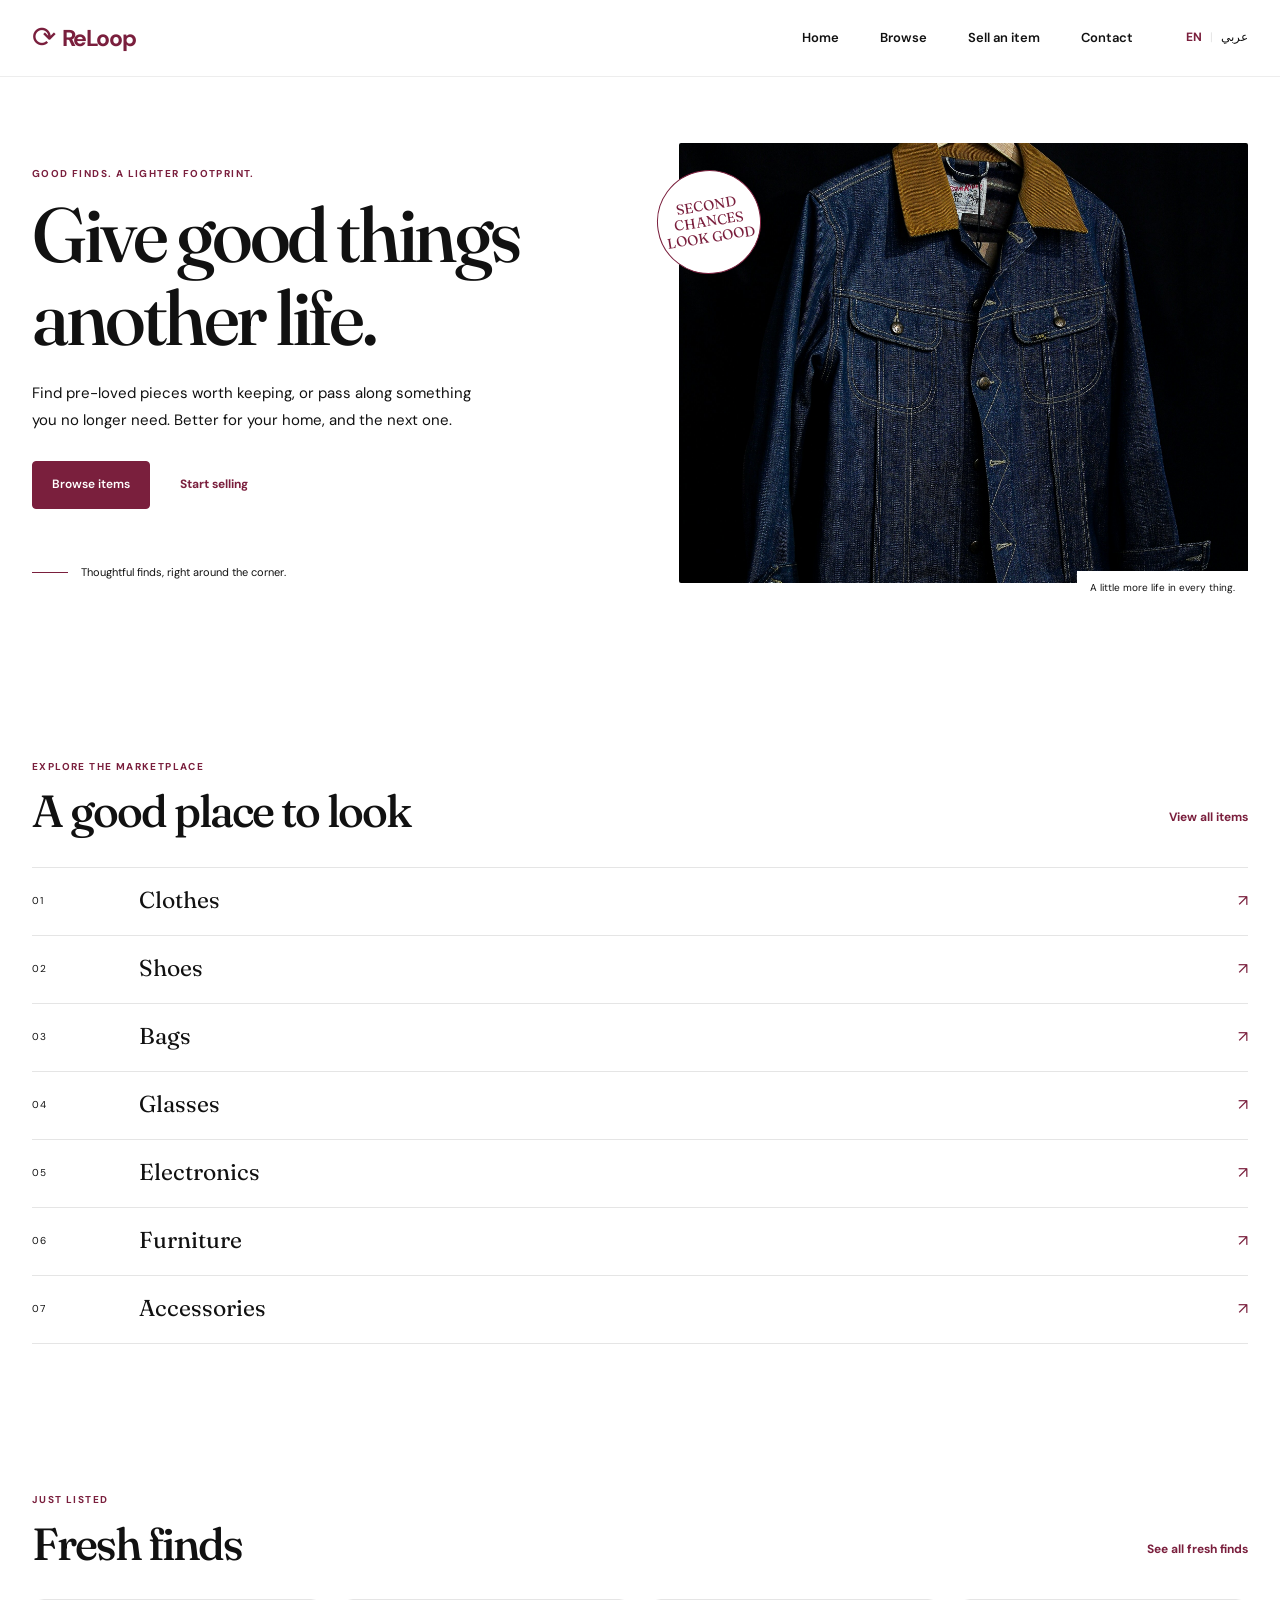
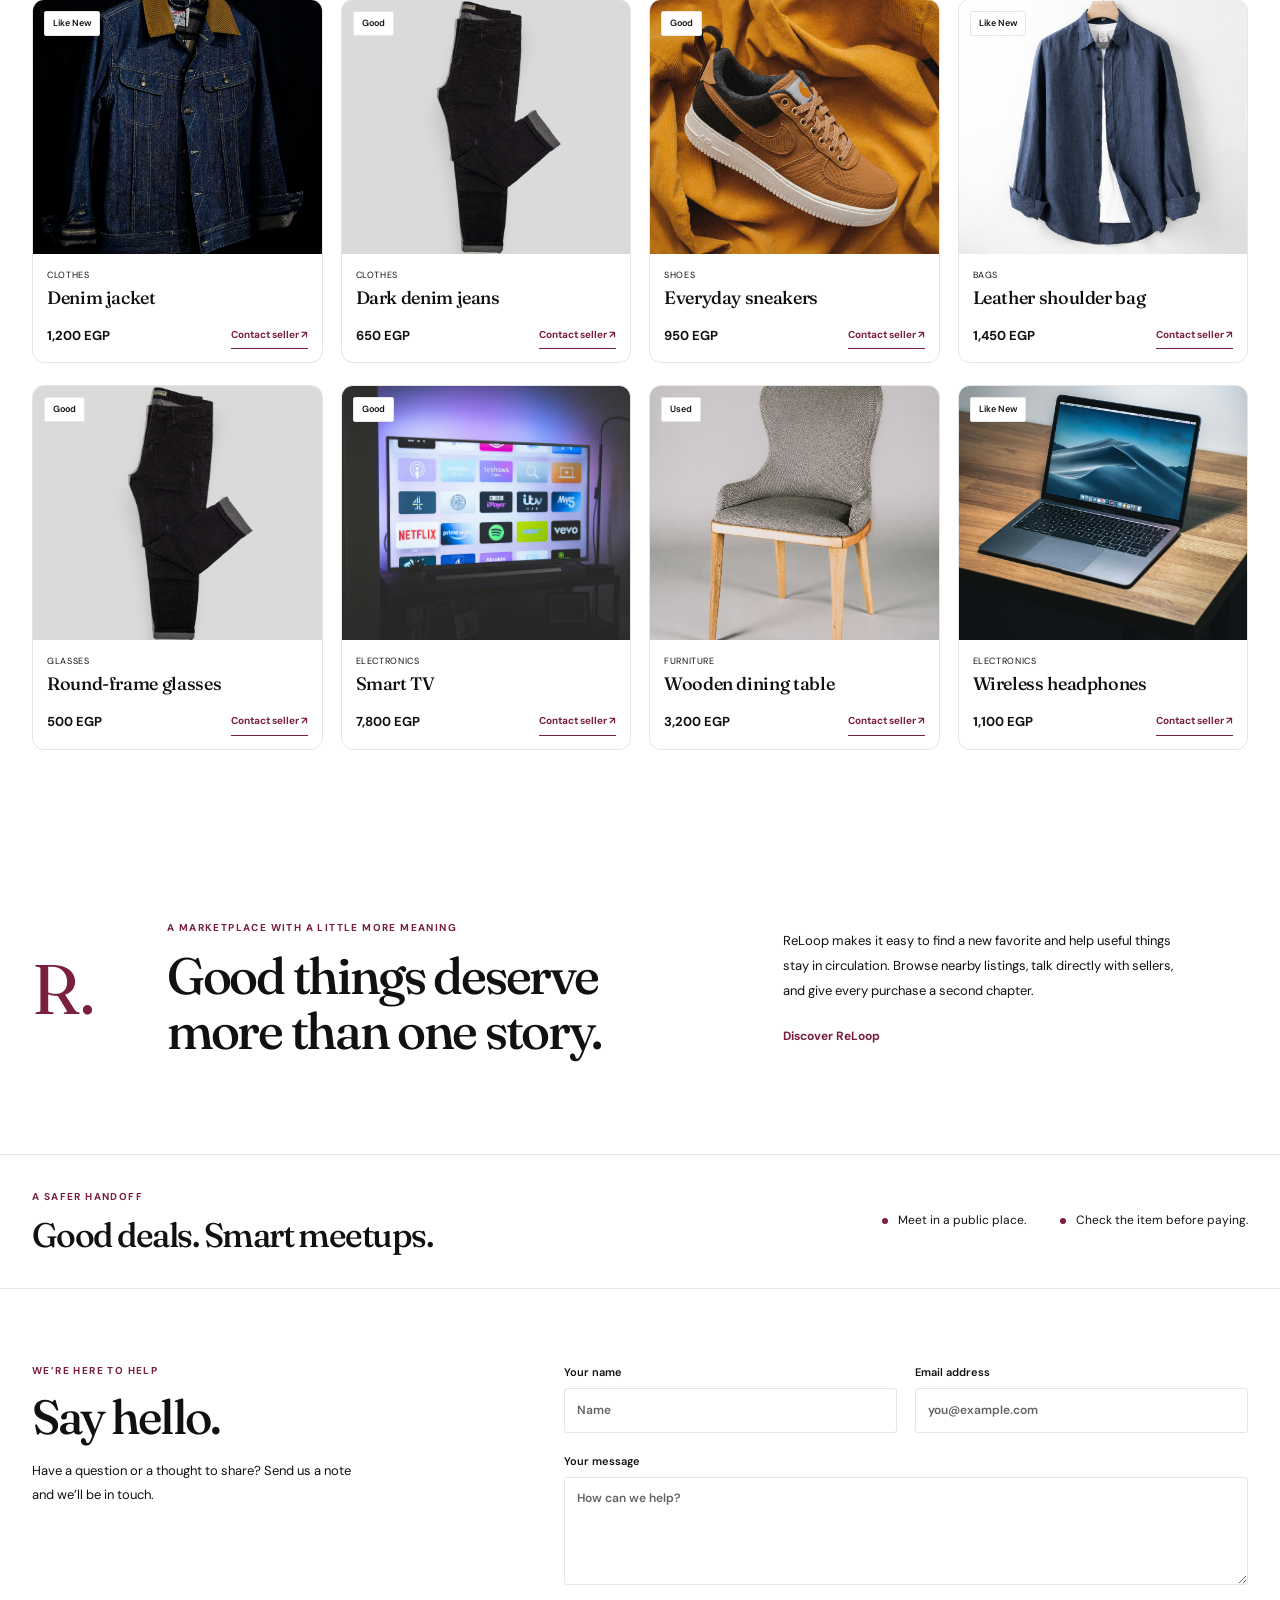
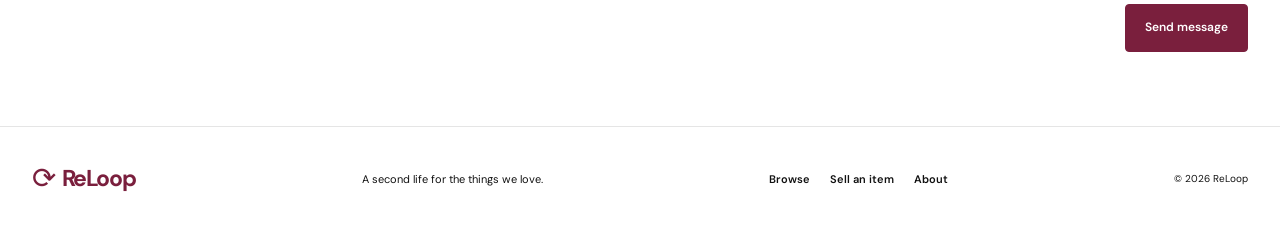
<file: index.html>
<!doctype html>
<html lang="en" dir="ltr">
<head>
  <meta charset="utf-8">
  <meta name="viewport" content="width=device-width, initial-scale=1">
  <meta name="description" content="Give good things another life with ReLoop, your neighborhood second-hand marketplace.">
  <title>ReLoop — Find your next favorite</title>
  <link rel="preconnect" href="https://fonts.googleapis.com">
  <link rel="preconnect" href="https://fonts.gstatic.com" crossorigin>
  <link href="https://fonts.googleapis.com/css2?family=Cairo:wght@400;500;600;700&family=DM+Sans:wght@400;500;600;700&family=Fraunces:opsz,wght@9..144,500;9..144,600;9..144,700&display=swap" rel="stylesheet">
  <link rel="stylesheet" href="css/style.css">
  <script src="js/translations.js" defer></script>
  <script src="js/script.js" defer></script>
</head>
<body>
  <header class="site-header">
    <nav class="nav container" aria-label="Main navigation">
      <a class="brand" href="index.html" aria-label="ReLoop home"><span class="brand-mark" aria-hidden="true">⟳</span>ReLoop</a>
      <button class="menu-toggle" type="button" aria-label="Open menu" aria-expanded="false"><span></span><span></span><span></span></button>
      <div class="nav-links">
        <a href="index.html" data-i18n="navHome">Home</a>
        <a href="products.html" data-i18n="navBrowse">Browse</a>
        <a href="sell.html" data-i18n="navSell">Sell an item</a>
        <a href="#contact" data-i18n="navContact">Contact</a>
        <button class="language-toggle" type="button" aria-label="Switch language"><span>EN</span><span class="language-divider">|</span><span>عربي</span></button>
      </div>
    </nav>
  </header>
  <main>
    <section class="hero container">
      <div class="hero-copy">
        <p class="eyebrow" data-i18n="homeEyebrow">Good finds. A lighter footprint.</p>
        <h1 data-i18n="homeTitle">Give good things<br>another life.</h1>
        <p class="hero-text" data-i18n="homeDescription">Find pre-loved pieces worth keeping, or pass along something you no longer need. Better for your home, and the next one.</p>
        <div class="hero-actions">
          <a class="button button-primary" href="products.html" data-i18n="browseItems">Browse items</a>
          <a class="text-link" href="sell.html" data-i18n="startSelling">Start selling <span aria-hidden="true">↗</span></a>
        </div>
        <div class="hero-note"><span class="note-rule"></span><span data-i18n="heroNote">Thoughtful finds, right around the corner.</span></div>
      </div>
      <div class="hero-visual">
        <img src="image/caio-coelho-QRN47la37gw-unsplash.jpg" alt="A well-loved denim jacket ready for a new owner">
        <div class="hero-stamp"><span data-i18n="heroStamp">SECOND<br>CHANCES<br>LOOK GOOD</span></div>
        <p class="image-caption" data-i18n="heroCaption">A little more life in every thing.</p>
      </div>
    </section>

    <section class="section container" aria-labelledby="categories-title">
      <div class="section-heading">
        <div><p class="eyebrow" data-i18n="categoryEyebrow">Explore the marketplace</p><h2 id="categories-title" data-i18n="categoryTitle">A good place to look</h2></div>
        <a class="text-link" href="products.html" data-i18n="viewAll">View all items <span aria-hidden="true">↗</span></a>
      </div>
      <div class="category-list">
        <a class="category-tile" href="products.html?category=Clothes"><span class="category-number">01</span><span data-i18n="catClothes">Clothes</span><span class="category-arrow" aria-hidden="true">↗</span></a>
        <a class="category-tile" href="products.html?category=Shoes"><span class="category-number">02</span><span data-i18n="catShoes">Shoes</span><span class="category-arrow" aria-hidden="true">↗</span></a>
        <a class="category-tile" href="products.html?category=Bags"><span class="category-number">03</span><span data-i18n="catBags">Bags</span><span class="category-arrow" aria-hidden="true">↗</span></a>
        <a class="category-tile" href="products.html?category=Glasses"><span class="category-number">04</span><span data-i18n="catGlasses">Glasses</span><span class="category-arrow" aria-hidden="true">↗</span></a>
        <a class="category-tile" href="products.html?category=Electronics"><span class="category-number">05</span><span data-i18n="catElectronics">Electronics</span><span class="category-arrow" aria-hidden="true">↗</span></a>
        <a class="category-tile" href="products.html?category=Furniture"><span class="category-number">06</span><span data-i18n="catFurniture">Furniture</span><span class="category-arrow" aria-hidden="true">↗</span></a>
        <a class="category-tile" href="products.html?category=Accessories"><span class="category-number">07</span><span data-i18n="catAccessories">Accessories</span><span class="category-arrow" aria-hidden="true">↗</span></a>
      </div>
    </section>

    <section class="section section-soft" aria-labelledby="fresh-title">
      <div class="container">
        <div class="section-heading">
          <div><p class="eyebrow" data-i18n="freshEyebrow">Just listed</p><h2 id="fresh-title" data-i18n="freshTitle">Fresh finds</h2></div>
          <a class="text-link" href="products.html" data-i18n="seeAllFresh">See all fresh finds <span aria-hidden="true">↗</span></a>
        </div>
        <div class="product-grid product-grid-home" id="fresh-products"></div>
      </div>
    </section>

    <section class="about-section container" id="about">
      <div class="about-mark" aria-hidden="true">R.</div>
      <div class="about-copy"><p class="eyebrow" data-i18n="aboutEyebrow">A marketplace with a little more meaning</p><h2 data-i18n="aboutTitle">Good things deserve<br>more than one story.</h2></div>
      <div class="about-detail"><p data-i18n="aboutDescription">ReLoop makes it easy to find a new favorite and help useful things stay in circulation. Browse nearby listings, talk directly with sellers, and give every purchase a second chapter.</p><a class="text-link" href="products.html" data-i18n="discoverReLoop">Discover ReLoop <span aria-hidden="true">↗</span></a></div>
    </section>

    <section class="safety-section">
      <div class="container safety-inner"><div><p class="eyebrow" data-i18n="safetyEyebrow">A safer handoff</p><h2 data-i18n="safetyTitle">Good deals. Smart meetups.</h2></div><ul><li data-i18n="safetyPublic">Meet in a public place.</li><li data-i18n="safetyCheck">Check the item before paying.</li></ul></div>
    </section>

    <section class="section container contact-section" id="contact">
      <div class="contact-intro"><p class="eyebrow" data-i18n="contactEyebrow">We’re here to help</p><h2 data-i18n="contactTitle">Say hello.</h2><p data-i18n="contactDescription">Have a question or a thought to share? Send us a note and we’ll be in touch.</p></div>
      <form class="contact-form" novalidate>
        <div class="form-row"><label><span data-i18n="nameLabel">Your name</span><input name="name" type="text" autocomplete="name" required data-i18n-placeholder="namePlaceholder" placeholder="Name"></label><label><span data-i18n="emailLabel">Email address</span><input name="email" type="email" autocomplete="email" required data-i18n-placeholder="emailPlaceholder" placeholder="you@example.com"></label></div>
        <label><span data-i18n="messageLabel">Your message</span><textarea name="message" rows="4" required data-i18n-placeholder="messagePlaceholder" placeholder="How can we help?"></textarea></label>
        <div class="form-footer"><p class="form-status" role="status" aria-live="polite"></p><button class="button button-primary" type="submit" data-i18n="sendMessage">Send message <span aria-hidden="true">↗</span></button></div>
      </form>
    </section>
  </main>
  <footer class="site-footer"><div class="container footer-inner"><a class="brand" href="index.html"><span class="brand-mark" aria-hidden="true">⟳</span>ReLoop</a><p data-i18n="footerLine">A second life for the things we love.</p><div class="footer-links"><a href="products.html" data-i18n="navBrowse">Browse</a><a href="sell.html" data-i18n="navSell">Sell an item</a><a href="#about" data-i18n="navAbout">About</a></div><small>© <span class="current-year"></span> ReLoop</small></div></footer>
  <button class="back-to-top" type="button" aria-label="Back to top">↑</button>
</body>
</html>
</file>
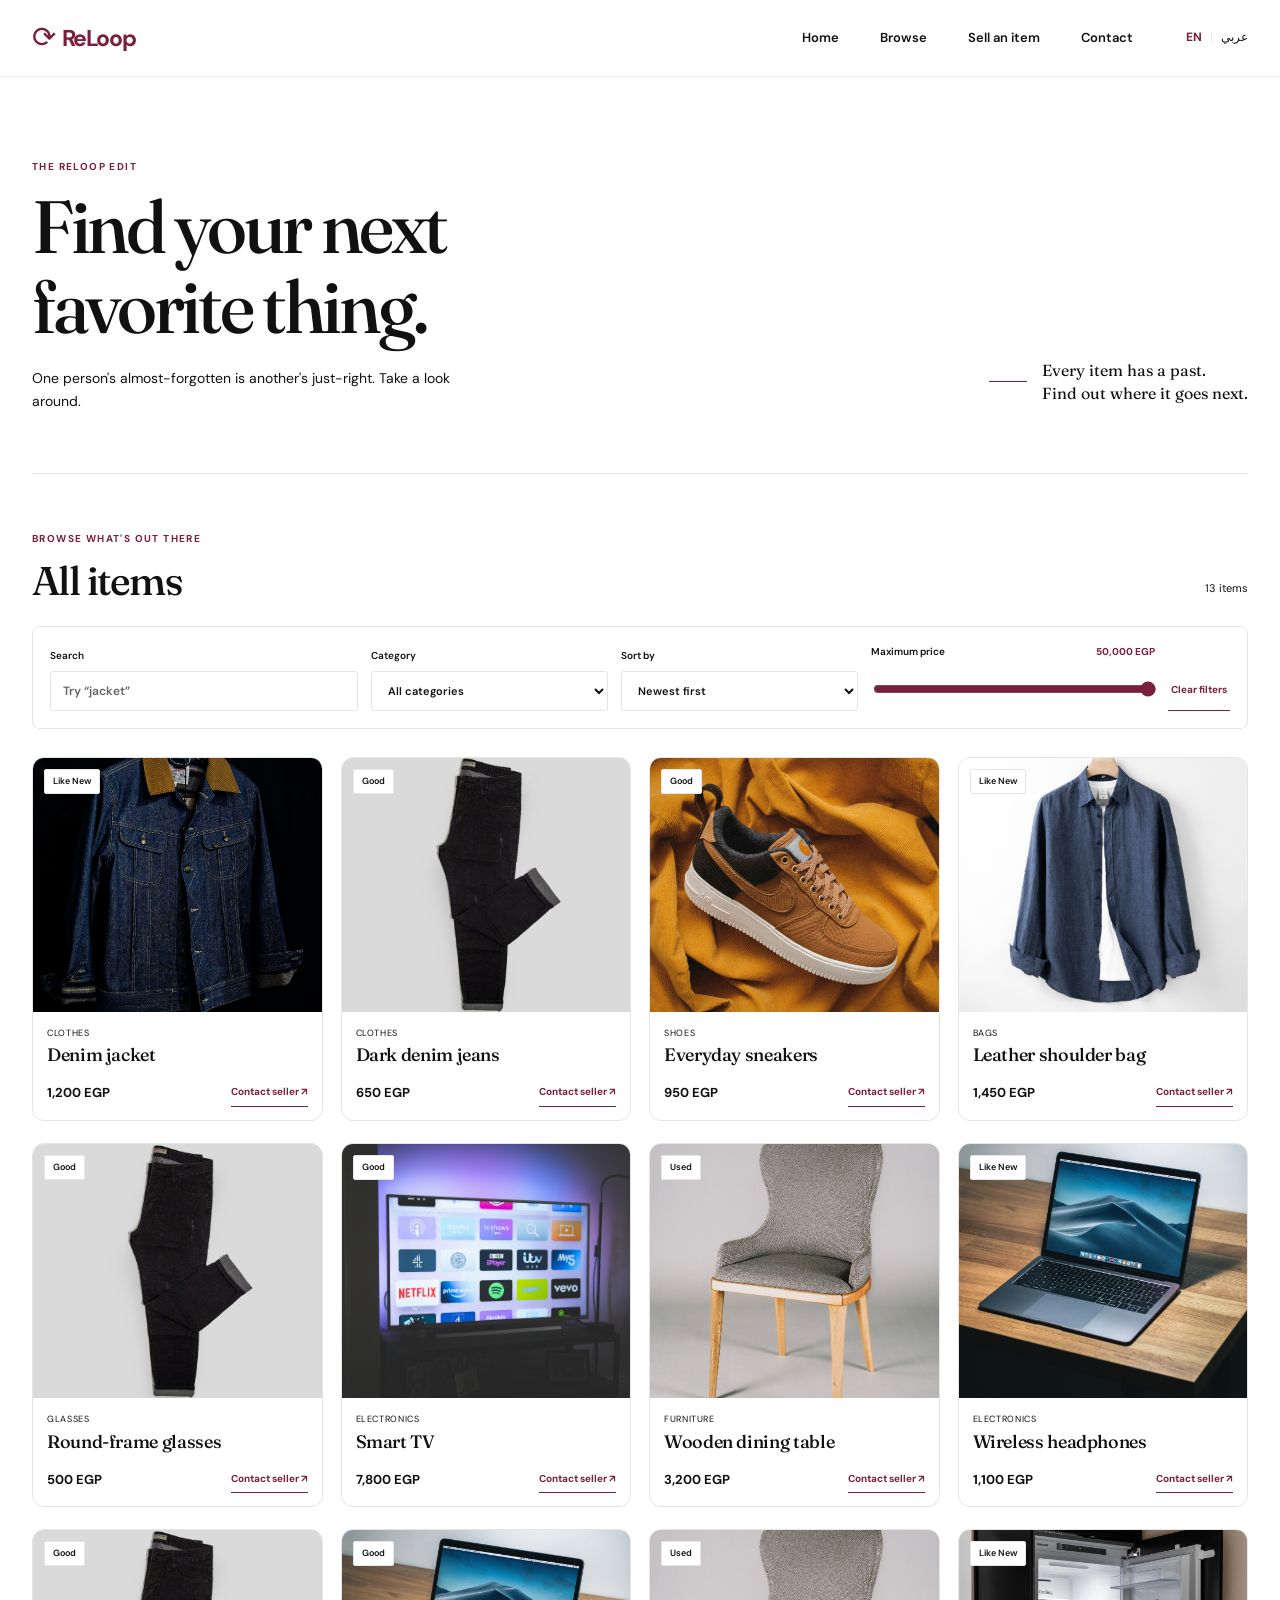
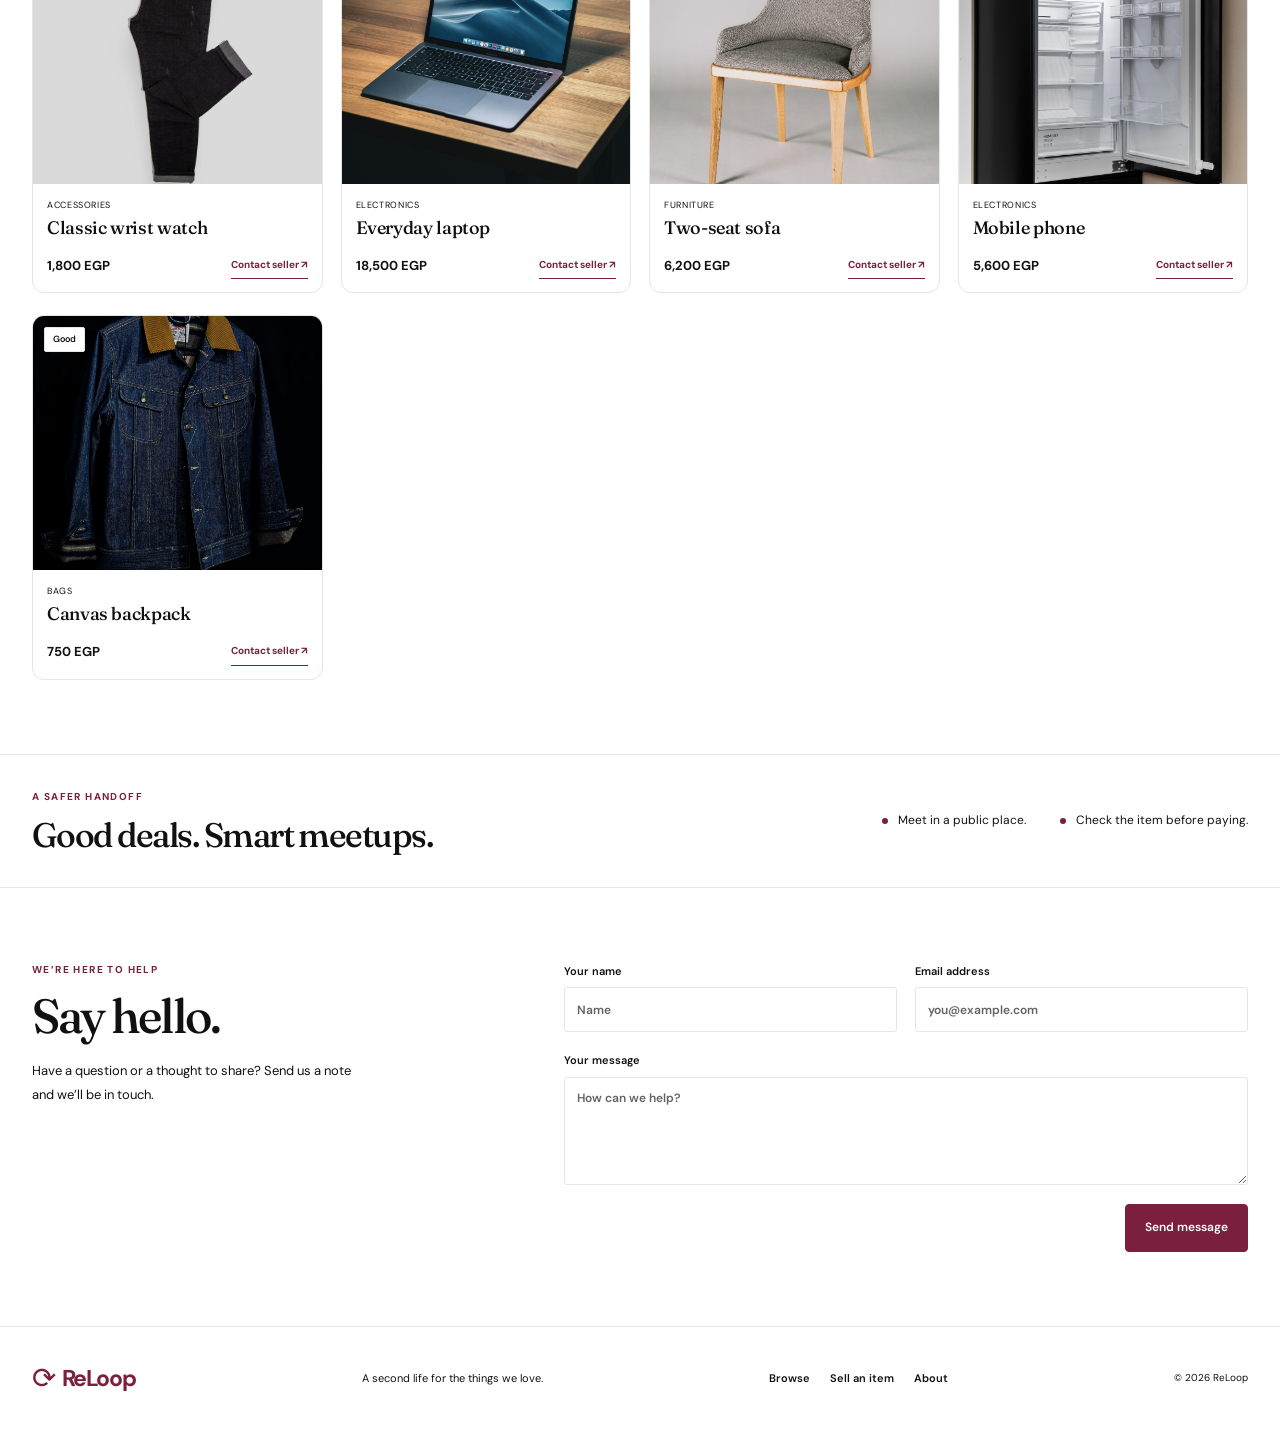
<file: products.html>
<!doctype html>
<html lang="en" dir="ltr">
<head>
  <meta charset="utf-8">
  <meta name="viewport" content="width=device-width, initial-scale=1">
  <meta name="description" content="Browse thoughtful second-hand finds from the ReLoop community.">
  <title>Browse items — ReLoop</title>
  <link rel="preconnect" href="https://fonts.googleapis.com">
  <link rel="preconnect" href="https://fonts.gstatic.com" crossorigin>
  <link href="https://fonts.googleapis.com/css2?family=Cairo:wght@400;500;600;700&family=DM+Sans:wght@400;500;600;700&family=Fraunces:opsz,wght@9..144,500;9..144,600;9..144,700&display=swap" rel="stylesheet">
  <link rel="stylesheet" href="css/style.css">
  <script src="js/translations.js" defer></script>
  <script src="js/script.js" defer></script>
</head>
<body>
  <header class="site-header"><nav class="nav container" aria-label="Main navigation">
    <a class="brand" href="index.html" aria-label="ReLoop home"><span class="brand-mark" aria-hidden="true">⟳</span>ReLoop</a>
    <button class="menu-toggle" type="button" aria-label="Open menu" aria-expanded="false"><span></span><span></span><span></span></button>
    <div class="nav-links"><a href="index.html" data-i18n="navHome">Home</a><a href="products.html" data-i18n="navBrowse">Browse</a><a href="sell.html" data-i18n="navSell">Sell an item</a><a href="#contact" data-i18n="navContact">Contact</a><button class="language-toggle" type="button" aria-label="Switch language"><span>EN</span><span class="language-divider">|</span><span>عربي</span></button></div>
  </nav></header>
  <main>
    <section class="page-hero container"><div><p class="eyebrow" data-i18n="browseEyebrow">The ReLoop edit</p><h1 data-i18n="browseTitle">Find your next<br>favorite thing.</h1><p data-i18n="browseDescription">One person's almost-forgotten is another's just-right. Take a look around.</p></div><div class="page-hero-aside"><span class="page-hero-line"></span><p data-i18n="browseAside">Every item has a past.<br>Find out where it goes next.</p></div></section>
    <section class="section container browse-section">
      <div class="browse-top"><div><p class="eyebrow" data-i18n="browseAllEyebrow">Browse what's out there</p><h2 data-i18n="allItems">All items</h2></div><p class="results-count" id="results-count" aria-live="polite"></p></div>
      <form class="filters" id="product-filters">
        <label class="filter-field search-field"><span data-i18n="searchLabel">Search</span><input type="search" id="product-search" data-i18n-placeholder="searchPlaceholder" placeholder="Try “jacket”"></label>
        <label class="filter-field"><span data-i18n="categoryLabel">Category</span><select id="category-filter"><option value="all" data-i18n="allCategories">All categories</option></select></label>
        <label class="filter-field"><span data-i18n="sortLabel">Sort by</span><select id="sort-filter"><option value="default" data-i18n="sortNewest">Newest first</option><option value="low" data-i18n="sortLow">Price: low to high</option><option value="high" data-i18n="sortHigh">Price: high to low</option></select></label>
        <label class="filter-field price-field"><span><span data-i18n="priceRange">Maximum price</span> <b id="price-value"></b></span><input type="range" id="price-filter" min="0" max="50000" step="500" value="50000"></label>
        <button class="filter-reset" type="reset" data-i18n="clearFilters">Clear filters</button>
      </form>
      <div class="product-grid" id="all-products"></div>
      <div class="empty-state" id="empty-state" hidden><span class="empty-mark" aria-hidden="true">↗</span><h3 data-i18n="emptyTitle">Nothing here just yet.</h3><p data-i18n="emptyDescription">Try a different search or clear your filters.</p><button class="button button-primary" id="empty-reset" type="button" data-i18n="clearFilters">Clear filters</button></div>
    </section>
    <section class="safety-section"><div class="container safety-inner"><div><p class="eyebrow" data-i18n="safetyEyebrow">A safer handoff</p><h2 data-i18n="safetyTitle">Good deals. Smart meetups.</h2></div><ul><li data-i18n="safetyPublic">Meet in a public place.</li><li data-i18n="safetyCheck">Check the item before paying.</li></ul></div></section>
    <section class="section container contact-section" id="contact"><div class="contact-intro"><p class="eyebrow" data-i18n="contactEyebrow">We’re here to help</p><h2 data-i18n="contactTitle">Say hello.</h2><p data-i18n="contactDescription">Have a question or a thought to share? Send us a note and we’ll be in touch.</p></div><form class="contact-form" novalidate><div class="form-row"><label><span data-i18n="nameLabel">Your name</span><input name="name" type="text" autocomplete="name" required data-i18n-placeholder="namePlaceholder" placeholder="Name"></label><label><span data-i18n="emailLabel">Email address</span><input name="email" type="email" autocomplete="email" required data-i18n-placeholder="emailPlaceholder" placeholder="you@example.com"></label></div><label><span data-i18n="messageLabel">Your message</span><textarea name="message" rows="4" required data-i18n-placeholder="messagePlaceholder" placeholder="How can we help?"></textarea></label><div class="form-footer"><p class="form-status" role="status" aria-live="polite"></p><button class="button button-primary" type="submit" data-i18n="sendMessage">Send message <span aria-hidden="true">↗</span></button></div></form></section>
  </main>
  <footer class="site-footer"><div class="container footer-inner"><a class="brand" href="index.html"><span class="brand-mark" aria-hidden="true">⟳</span>ReLoop</a><p data-i18n="footerLine">A second life for the things we love.</p><div class="footer-links"><a href="products.html" data-i18n="navBrowse">Browse</a><a href="sell.html" data-i18n="navSell">Sell an item</a><a href="index.html#about" data-i18n="navAbout">About</a></div><small>© <span class="current-year"></span> ReLoop</small></div></footer>
  <button class="back-to-top" type="button" aria-label="Back to top">↑</button>
</body>
</html>
</file>
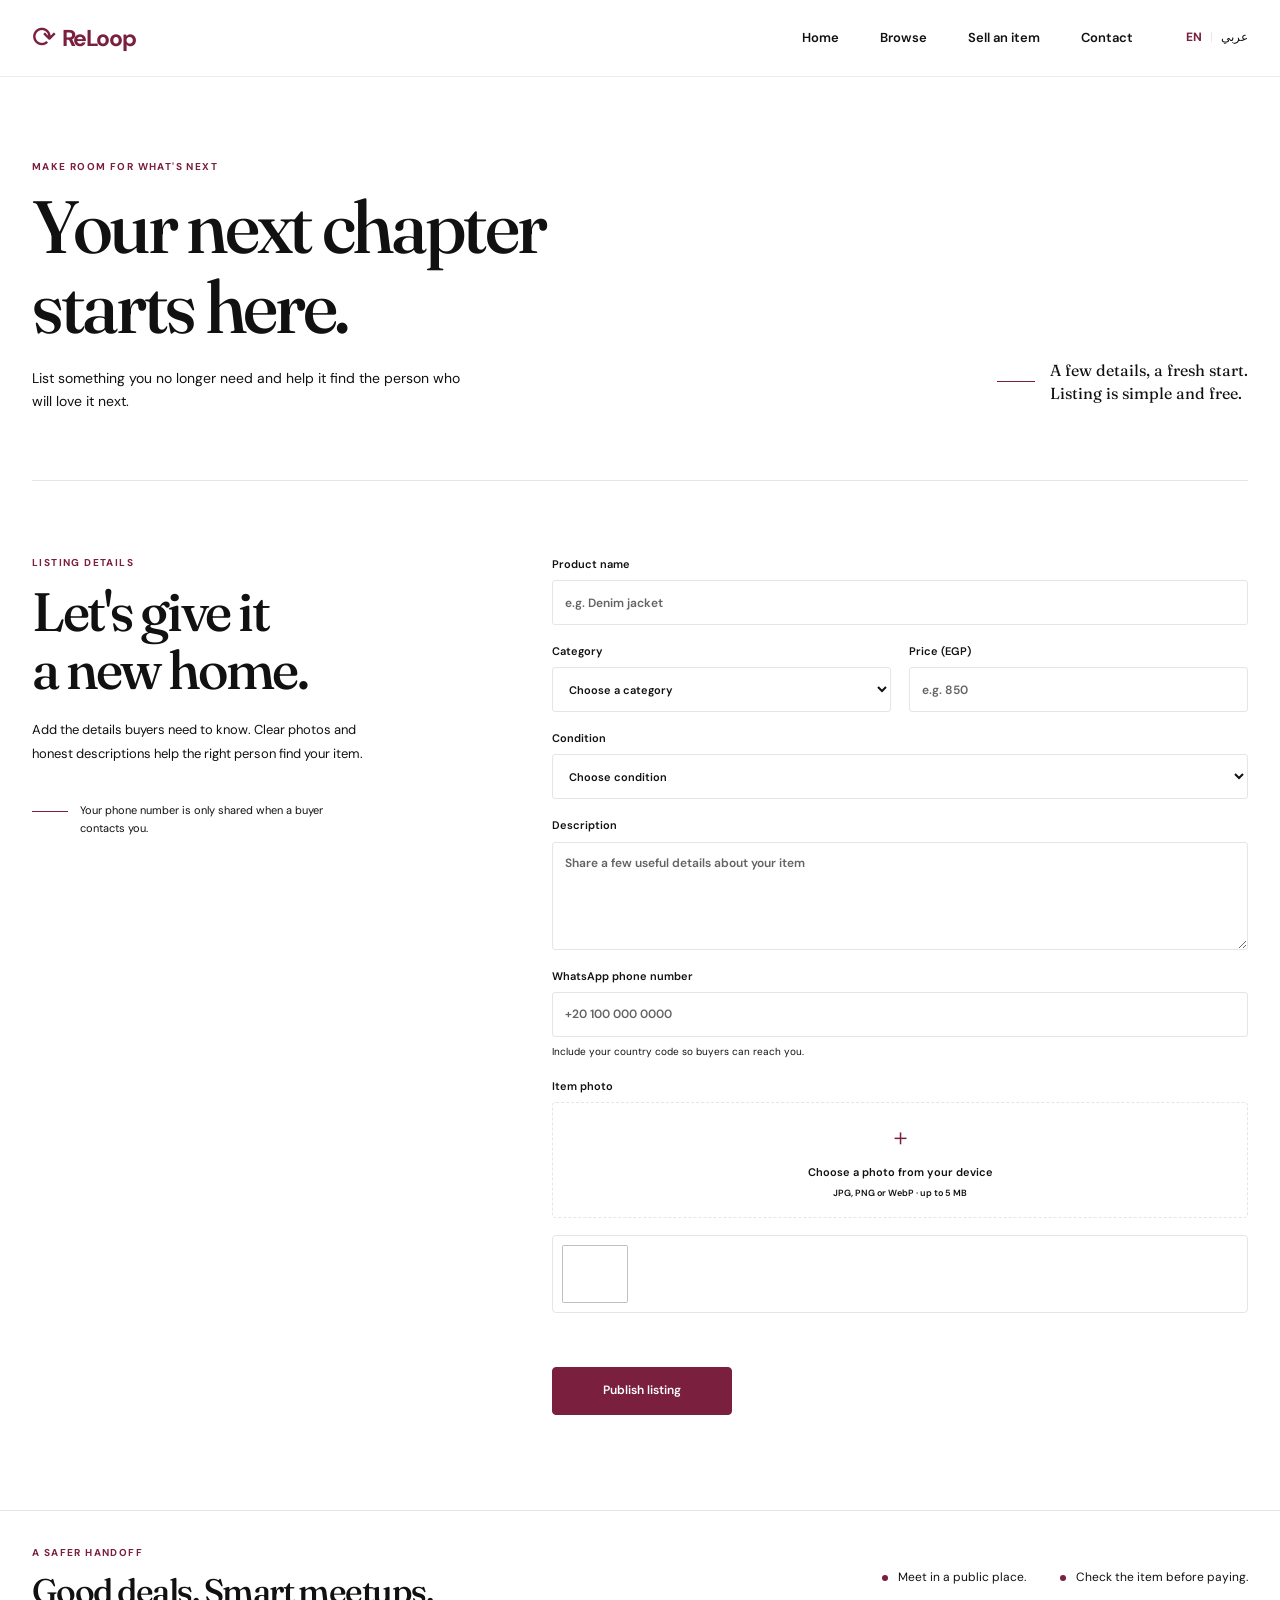
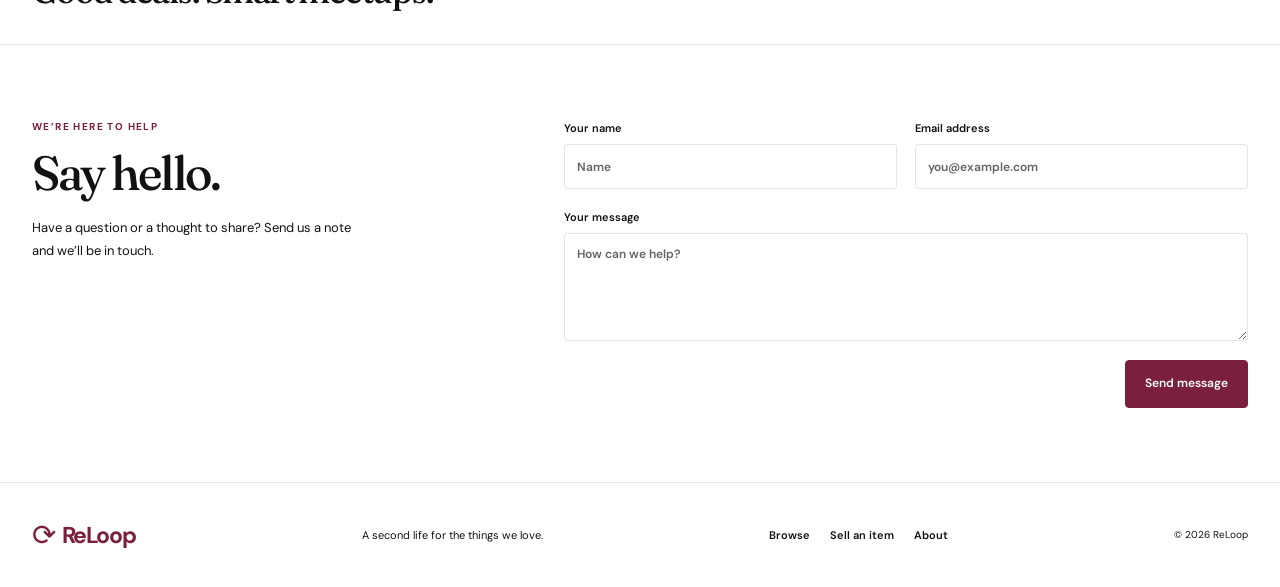
<file: sell.html>
<!doctype html>
<html lang="en" dir="ltr">
<head>
  <meta charset="utf-8">
  <meta name="viewport" content="width=device-width, initial-scale=1">
  <meta name="description" content="List an item for sale on ReLoop and give it a second life.">
  <title>Sell an item — ReLoop</title>
  <link rel="preconnect" href="https://fonts.googleapis.com">
  <link rel="preconnect" href="https://fonts.gstatic.com" crossorigin>
  <link href="https://fonts.googleapis.com/css2?family=Cairo:wght@400;500;600;700&family=DM+Sans:wght@400;500;600;700&family=Fraunces:opsz,wght@9..144,500;9..144,600;9..144,700&display=swap" rel="stylesheet">
  <link rel="stylesheet" href="css/style.css">
  <script src="js/translations.js" defer></script>
  <script src="js/script.js" defer></script>
</head>
<body>
  <header class="site-header"><nav class="nav container" aria-label="Main navigation">
    <a class="brand" href="index.html" aria-label="ReLoop home"><span class="brand-mark" aria-hidden="true">⟳</span>ReLoop</a>
    <button class="menu-toggle" type="button" aria-label="Open menu" aria-expanded="false"><span></span><span></span><span></span></button>
    <div class="nav-links"><a href="index.html" data-i18n="navHome">Home</a><a href="products.html" data-i18n="navBrowse">Browse</a><a href="sell.html" data-i18n="navSell">Sell an item</a><a href="#contact" data-i18n="navContact">Contact</a><button class="language-toggle" type="button" aria-label="Switch language"><span>EN</span><span class="language-divider">|</span><span>عربي</span></button></div>
  </nav></header>
  <main>
    <section class="page-hero container sell-hero"><div><p class="eyebrow" data-i18n="sellEyebrow">Make room for what's next</p><h1 data-i18n="sellTitle">Your next chapter<br>starts here.</h1><p data-i18n="sellDescription">List something you no longer need and help it find the person who will love it next.</p></div><div class="page-hero-aside"><span class="page-hero-line"></span><p data-i18n="sellAside">A few details, a fresh start.<br>Listing is simple and free.</p></div></section>
    <section class="section container sell-section"><div class="sell-intro"><p class="eyebrow" data-i18n="listingDetails">Listing details</p><h2 data-i18n="sellFormTitle">Let's give it<br>a new home.</h2><p data-i18n="sellFormDescription">Add the details buyers need to know. Clear photos and honest descriptions help the right person find your item.</p><div class="sell-side-note"><span class="note-rule"></span><span data-i18n="sellPrivateNote">Your phone number is only shared when a buyer contacts you.</span></div></div>
      <form class="sell-form" id="sell-form" novalidate>
        <label><span data-i18n="productNameLabel">Product name</span><input id="sell-name" name="name" type="text" maxlength="70" required data-i18n-placeholder="productNamePlaceholder" placeholder="e.g. Denim jacket"></label>
        <div class="form-row"><label><span data-i18n="categoryLabel">Category</span><select id="sell-category" name="category" required><option value="" data-i18n="chooseCategory">Choose a category</option></select></label><label><span data-i18n="priceLabel">Price (EGP)</span><input id="sell-price" name="price" type="number" min="1" max="10000000" step="1" required data-i18n-placeholder="pricePlaceholder" placeholder="e.g. 850"></label></div>
        <label><span data-i18n="conditionLabel">Condition</span><select id="sell-condition" name="condition" required><option value="" data-i18n="chooseCondition">Choose condition</option><option value="Like New" data-i18n="conditionLikeNew">Like New</option><option value="Good" data-i18n="conditionGood">Good</option><option value="Used" data-i18n="conditionUsed">Used</option></select></label>
        <label><span data-i18n="descriptionLabel">Description</span><textarea id="sell-description" name="description" rows="4" maxlength="500" required data-i18n-placeholder="descriptionPlaceholder" placeholder="Share a few useful details about your item"></textarea></label>
        <label><span data-i18n="phoneLabel">WhatsApp phone number</span><input id="sell-phone" name="phone" type="tel" autocomplete="tel" required data-i18n-placeholder="phonePlaceholder" placeholder="+20 100 000 0000"><small class="field-help" data-i18n="phoneHelp">Include your country code so buyers can reach you.</small></label>
        <label class="upload-label"><span data-i18n="photoLabel">Item photo</span><input id="sell-photo" name="photo" type="file" accept="image/*" required><span class="upload-box"><span class="upload-icon" aria-hidden="true">＋</span><span data-i18n="photoUpload">Choose a photo from your device</span><small data-i18n="photoLimit">JPG, PNG or WebP · up to 5 MB</small></span></label>
        <div class="image-preview-wrap" id="image-preview-wrap" hidden><img id="image-preview" alt="" /><span id="image-preview-name"></span></div>
        <p class="form-status sell-status" id="sell-status" role="status" aria-live="polite"></p>
        <button class="button button-primary sell-submit" type="submit" data-i18n="publishListing">Publish listing <span aria-hidden="true">↗</span></button>
      </form>
    </section>
    <section class="safety-section"><div class="container safety-inner"><div><p class="eyebrow" data-i18n="safetyEyebrow">A safer handoff</p><h2 data-i18n="safetyTitle">Good deals. Smart meetups.</h2></div><ul><li data-i18n="safetyPublic">Meet in a public place.</li><li data-i18n="safetyCheck">Check the item before paying.</li></ul></div></section>
    <section class="section container contact-section" id="contact"><div class="contact-intro"><p class="eyebrow" data-i18n="contactEyebrow">We’re here to help</p><h2 data-i18n="contactTitle">Say hello.</h2><p data-i18n="contactDescription">Have a question or a thought to share? Send us a note and we’ll be in touch.</p></div><form class="contact-form" novalidate><div class="form-row"><label><span data-i18n="nameLabel">Your name</span><input name="name" type="text" autocomplete="name" required data-i18n-placeholder="namePlaceholder" placeholder="Name"></label><label><span data-i18n="emailLabel">Email address</span><input name="email" type="email" autocomplete="email" required data-i18n-placeholder="emailPlaceholder" placeholder="you@example.com"></label></div><label><span data-i18n="messageLabel">Your message</span><textarea name="message" rows="4" required data-i18n-placeholder="messagePlaceholder" placeholder="How can we help?"></textarea></label><div class="form-footer"><p class="form-status" role="status" aria-live="polite"></p><button class="button button-primary" type="submit" data-i18n="sendMessage">Send message <span aria-hidden="true">↗</span></button></div></form></section>
  </main>
  <footer class="site-footer"><div class="container footer-inner"><a class="brand" href="index.html"><span class="brand-mark" aria-hidden="true">⟳</span>ReLoop</a><p data-i18n="footerLine">A second life for the things we love.</p><div class="footer-links"><a href="products.html" data-i18n="navBrowse">Browse</a><a href="sell.html" data-i18n="navSell">Sell an item</a><a href="index.html#about" data-i18n="navAbout">About</a></div><small>© <span class="current-year"></span> ReLoop</small></div></footer>
  <button class="back-to-top" type="button" aria-label="Back to top">↑</button>
</body>
</html>
</file>
<file: css/style.css>
/* ReLoop visual system */
:root {
  --white: #ffffff;
  --ink: #111111;
  --burgundy: #7a1f3d;
  --border: #e5e5e5;
  --border-soft: #ededed;
  --muted: #111111;
  --heading-font: "Fraunces", Georgia, serif;
  --body-font: "DM Sans", Arial, sans-serif;
  --page-width: 1240px;
}

* { box-sizing: border-box; }
html { scroll-behavior: smooth; scroll-padding-top: 6rem; }
body { margin: 0; background: var(--white); color: var(--ink); font-family: var(--body-font); font-size: 15px; line-height: 1.65; }
body, input, select, textarea, button { font-family: var(--body-font); }
body[dir="rtl"], html[dir="rtl"] body { font-family: "Cairo", Arial, sans-serif; }
body[dir="rtl"] input, body[dir="rtl"] select, body[dir="rtl"] textarea, body[dir="rtl"] button { font-family: "Cairo", Arial, sans-serif; }
img { display: block; max-width: 100%; }
a { color: inherit; text-decoration: none; }
button, input, select, textarea { font: inherit; }
button, a, input, select, textarea { -webkit-tap-highlight-color: transparent; }
button { color: inherit; }
.container { width: min(var(--page-width), calc(100% - 64px)); margin-inline: auto; }

/* Header and navigation */
.site-header { position: sticky; z-index: 20; inset-block-start: 0; background: var(--white); border-block-end: 1px solid var(--border-soft); }
.nav { min-height: 76px; display: flex; align-items: center; justify-content: space-between; gap: 30px; }
.brand { display: inline-flex; align-items: center; gap: 7px; color: var(--burgundy); font-size: 23px; font-weight: 700; letter-spacing: -.06em; line-height: 1; }
.brand-mark { display: inline-block; font-size: 29px; font-weight: 500; line-height: .8; }
.nav-links { display: flex; align-items: center; gap: clamp(20px, 3.2vw, 46px); }
.nav-links > a { font-size: 13px; font-weight: 600; transition: color .2s ease; }
.nav-links > a:hover, .footer-links a:hover { color: var(--burgundy); }
.language-toggle { display: inline-flex; align-items: center; gap: 8px; padding: 8px 0 8px 12px; border: 0; background: transparent; font-size: 12px; cursor: pointer; }
.language-toggle span:last-child { color: var(--ink); }
.language-toggle .language-divider { color: var(--border); }
.language-toggle .language-current { color: var(--burgundy); font-weight: 700; }
.menu-toggle { display: none; width: 42px; height: 42px; padding: 11px 9px; border: 1px solid var(--border); border-radius: 8px; background: var(--white); cursor: pointer; }
.menu-toggle span { display: block; width: 100%; height: 1px; margin-block: 5px; background: var(--ink); }

/* Shared typography and buttons */
.eyebrow { margin: 0 0 13px; color: var(--burgundy); font-size: 10px; font-weight: 700; letter-spacing: .14em; line-height: 1.5; text-transform: uppercase; }
h1, h2, h3, p { margin-block-start: 0; }
h1, h2, h3 { font-family: var(--heading-font); font-weight: 500; letter-spacing: -.045em; line-height: 1.08; }
h1 { margin-block-end: 20px; font-size: clamp(48px, 6vw, 79px); }
h2 { margin-block-end: 0; font-size: clamp(34px, 4vw, 48px); }
.button { display: inline-flex; justify-content: center; align-items: center; gap: 22px; min-height: 48px; padding: 12px 19px; border: 1px solid var(--burgundy); border-radius: 4px; font-size: 12px; font-weight: 600; cursor: pointer; transition: background .2s ease, color .2s ease; }
.button-primary { background: var(--burgundy); color: var(--white); }
.button-primary:hover { background: var(--white); color: var(--burgundy); }
.text-link { display: inline-flex; align-items: center; gap: 12px; color: var(--burgundy); font-size: 12px; font-weight: 700; }
.text-link span, .button span { font-size: 17px; line-height: 1; }

/* Homepage hero */
.hero { display: grid; grid-template-columns: minmax(0, .95fr) minmax(380px, 1.05fr); align-items: center; gap: 7.5%; padding-block: 66px 80px; }
.hero-copy { padding-block: 20px; }
.hero-copy h1 { max-width: 620px; }
.hero-text { max-width: 455px; margin-block-end: 27px; color: var(--muted); font-size: 15px; line-height: 1.8; }
.hero-actions { display: flex; align-items: center; gap: 30px; }
.hero-note { display: flex; align-items: center; gap: 13px; margin-block-start: 54px; color: var(--muted); font-size: 11px; }
.note-rule { display: inline-block; width: 36px; height: 1px; flex: 0 0 auto; background: var(--burgundy); }
.hero-visual { position: relative; min-height: 440px; padding: 0 0 22px 22px; }
.hero-visual img { width: 100%; height: 440px; object-fit: cover; object-position: center 39%; border-radius: 2px; }
.hero-stamp { position: absolute; inset-block-start: 27px; inset-inline-start: 0; display: grid; width: 104px; aspect-ratio: 1; place-items: center; border: 1px solid var(--burgundy); border-radius: 50%; background: var(--white); color: var(--burgundy); text-align: center; transform: rotate(-9deg); }
.hero-stamp span { font-family: var(--heading-font); font-size: 14px; line-height: 1.14; }
.image-caption { position: absolute; inset-inline-end: 0; inset-block-end: 0; margin: 0; padding: 9px 13px; background: var(--white); color: var(--muted); font-size: 10px; }

/* Categories and listings */
.section { padding-block: 74px; }
.section-heading { display: flex; justify-content: space-between; align-items: end; gap: 24px; margin-block-end: 31px; }
.section-heading h2 { font-size: clamp(33px, 3.8vw, 45px); }
.section-heading > .text-link { margin-block-end: 8px; }
.category-list { border-block-start: 1px solid var(--border); }
.category-tile { display: grid; grid-template-columns: 90px 1fr auto; align-items: center; gap: 17px; min-height: 68px; border-block-end: 1px solid var(--border); font-family: var(--heading-font); font-size: 23px; transition: padding .2s ease, color .2s ease; }
.category-tile:hover { padding-inline: 8px; color: var(--burgundy); }
.category-number { color: var(--muted); font-family: var(--body-font); font-size: 10px; letter-spacing: .08em; }
.category-arrow { color: var(--burgundy); font-family: var(--body-font); font-size: 16px; }
.section-soft { background: #fff; }
.product-grid { display: grid; grid-template-columns: repeat(4, minmax(0, 1fr)); gap: 22px 18px; }
.product-card { min-width: 0; overflow: hidden; border: 1px solid var(--border); border-radius: 12px; background: var(--white); }
.product-photo { position: relative; overflow: hidden; aspect-ratio: 1 / .88; background: #fff; }
.product-photo img { width: 100%; height: 100%; object-fit: cover; transition: transform .35s ease; }
.product-card:hover .product-photo img { transform: scale(1.035); }
.condition-tag { position: absolute; inset-block-start: 11px; inset-inline-start: 11px; padding: 4px 8px; border: 1px solid var(--border); border-radius: 2px; background: var(--white); font-size: 9px; font-weight: 600; }
.product-info { padding: 14px 14px 13px; }
.product-category { margin: 0 0 5px; color: var(--muted); font-size: 9px; letter-spacing: .07em; text-transform: uppercase; }
.product-name { min-height: 26px; margin: 0 0 8px; overflow: hidden; font-family: var(--heading-font); font-size: 18px; font-weight: 500; letter-spacing: -.02em; text-overflow: ellipsis; white-space: nowrap; }
.product-bottom { display: flex; justify-content: space-between; align-items: center; gap: 8px; }
.product-price { margin: 0; font-size: 13px; font-weight: 700; white-space: nowrap; }
.product-contact { padding: 5px 0; border: 0; border-block-end: 1px solid var(--burgundy); background: transparent; color: var(--burgundy); font-size: 10px; font-weight: 700; cursor: pointer; }

/* About and safety */
.about-section { display: grid; grid-template-columns: 100px 1fr .8fr; align-items: center; gap: 35px; padding-block: 96px; }
.about-mark { color: var(--burgundy); font-family: var(--heading-font); font-size: 70px; line-height: 1; }
.about-copy h2 { font-size: clamp(36px, 4vw, 51px); }
.about-copy .eyebrow { max-width: 300px; }
.about-detail p { max-width: 410px; margin-block-end: 20px; color: var(--muted); font-size: 13px; line-height: 1.9; }
.safety-section { border-block: 1px solid var(--border); }
.safety-inner { display: flex; align-items: center; justify-content: space-between; gap: 30px; padding-block: 34px; }
.safety-inner h2 { font-size: clamp(25px, 3vw, 34px); }
.safety-inner ul { display: flex; flex-wrap: wrap; gap: 15px 34px; margin: 0; padding: 0; list-style: none; }
.safety-inner li { display: flex; align-items: center; gap: 10px; font-size: 12px; }
.safety-inner li::before { width: 6px; height: 6px; border-radius: 50%; background: var(--burgundy); content: ""; }

/* Contact and footer */
.contact-section { display: grid; grid-template-columns: .75fr 1.25fr; gap: 10%; }
.contact-intro h2 { margin-block-end: 17px; }
.contact-intro > p:last-child { max-width: 320px; color: var(--muted); font-size: 13px; line-height: 1.8; }
.contact-form, .sell-form { display: grid; gap: 19px; }
.form-row { display: grid; grid-template-columns: 1fr 1fr; gap: 18px; }
label { display: grid; gap: 7px; font-size: 11px; font-weight: 600; }
input, select, textarea { width: 100%; min-width: 0; border: 1px solid var(--border); border-radius: 3px; outline: none; background: var(--white); color: var(--ink); }
input, select { min-height: 45px; padding: 10px 12px; }
textarea { min-height: 108px; padding: 11px 12px; resize: vertical; }
input::placeholder, textarea::placeholder { color: var(--ink); opacity: .65; font-size: 12px; }
select { cursor: pointer; }
input:focus, select:focus, textarea:focus { border-color: var(--burgundy); }
.form-footer { display: flex; align-items: center; justify-content: space-between; gap: 12px; }
.form-status { min-height: 20px; margin: 0; color: var(--burgundy); font-size: 11px; }
.site-footer { border-block-start: 1px solid var(--border); }
.footer-inner { display: flex; align-items: center; justify-content: space-between; gap: 20px; min-height: 104px; }
.footer-inner > p { margin: 0; color: var(--muted); font-size: 11px; }
.footer-links { display: flex; gap: 20px; font-size: 11px; font-weight: 600; }
.footer-inner small { color: var(--muted); font-size: 10px; }
.back-to-top { position: fixed; z-index: 15; inset-inline-end: 24px; inset-block-end: 24px; display: grid; width: 42px; height: 42px; place-items: center; border: 1px solid var(--burgundy); border-radius: 50%; background: var(--white); color: var(--burgundy); font-size: 18px; cursor: pointer; opacity: 0; pointer-events: none; transform: translateY(8px); transition: opacity .2s ease, transform .2s ease; }
.back-to-top.is-visible { opacity: 1; pointer-events: auto; transform: translateY(0); }

/* Browse page */
.page-hero { display: flex; align-items: end; justify-content: space-between; gap: 30px; padding-block: 82px 60px; border-block-end: 1px solid var(--border); }
.page-hero h1 { font-size: clamp(48px, 6vw, 74px); }
.page-hero > div:first-child > p:last-child { max-width: 440px; margin: 0; color: var(--muted); font-size: 14px; }
.page-hero-aside { display: flex; align-items: center; gap: 15px; padding-block-end: 8px; }
.page-hero-aside p { margin: 0; font-family: var(--heading-font); font-size: 16px; line-height: 1.45; }
.page-hero-line { width: 38px; height: 1px; background: var(--burgundy); }
.browse-section { padding-block-start: 57px; }
.browse-top { display: flex; justify-content: space-between; align-items: end; margin-block-end: 24px; }
.browse-top h2 { font-size: 40px; }
.results-count { margin: 0 0 5px; color: var(--muted); font-size: 11px; }
.filters { display: grid; grid-template-columns: 1.3fr 1fr 1fr 1.2fr auto; align-items: end; gap: 13px; margin-block-end: 28px; padding: 17px; border: 1px solid var(--border); border-radius: 8px; }
.filter-field { gap: 6px; }
.filter-field > span { display: flex; justify-content: space-between; gap: 5px; font-size: 10px; }
.filter-field input, .filter-field select { min-height: 40px; font-size: 11px; }
.filter-field input[type="range"] { height: 40px; padding: 0; accent-color: var(--burgundy); }
.filter-field b { color: var(--burgundy); font-size: 10px; }
.filter-reset { min-height: 40px; padding: 0 3px; border: 0; border-block-end: 1px solid var(--burgundy); background: transparent; color: var(--burgundy); font-size: 10px; font-weight: 700; cursor: pointer; white-space: nowrap; }
.empty-state { padding: 80px 20px; border: 1px solid var(--border); border-radius: 8px; text-align: center; }
.empty-mark { display: inline-grid; width: 44px; height: 44px; place-items: center; margin-block-end: 18px; border: 1px solid var(--burgundy); border-radius: 50%; color: var(--burgundy); font-size: 20px; }
.empty-state h3 { margin-block-end: 8px; font-size: 29px; }
.empty-state p { margin-block-end: 20px; color: var(--muted); font-size: 12px; }

/* Sell page */
.sell-hero { padding-block-end: 67px; }
.sell-section { display: grid; grid-template-columns: .7fr 1.3fr; gap: 12%; padding-block: 74px 95px; }
.sell-intro h2 { margin-block-end: 18px; font-size: clamp(39px, 4.5vw, 54px); }
.sell-intro > p:not(.eyebrow) { max-width: 365px; color: var(--muted); font-size: 13px; line-height: 1.85; }
.sell-side-note { display: flex; align-items: start; gap: 12px; max-width: 330px; margin-block-start: 35px; color: var(--muted); font-size: 11px; }
.sell-side-note .note-rule { margin-block-start: 10px; }
.sell-form { gap: 17px; }
.field-help { color: var(--muted); font-size: 10px; font-weight: 400; }
.upload-label input[type="file"] { position: absolute; width: 1px; height: 1px; padding: 0; overflow: hidden; clip: rect(0, 0, 0, 0); white-space: nowrap; clip-path: inset(50%); }
.upload-box { display: grid; justify-items: center; gap: 5px; min-height: 116px; padding: 16px; border: 1px dashed var(--border); border-radius: 4px; color: var(--muted); cursor: pointer; text-align: center; }
.upload-icon { color: var(--burgundy); font-size: 23px; font-weight: 400; }
.upload-box > span:nth-child(2) { color: var(--ink); font-size: 11px; }
.upload-box small { font-size: 9px; }
.upload-label:focus-within .upload-box { border-color: var(--burgundy); }
.image-preview-wrap { display: flex; align-items: center; gap: 12px; padding: 9px; border: 1px solid var(--border); border-radius: 4px; color: var(--muted); font-size: 10px; }
.image-preview-wrap img { width: 66px; height: 58px; object-fit: cover; border-radius: 2px; }
.sell-status { min-height: 20px; }
.sell-submit { justify-self: start; min-width: 180px; }

/* Arabic layout */
html[dir="rtl"] { direction: rtl; }
html[dir="rtl"] h1, html[dir="rtl"] h2, html[dir="rtl"] h3 { font-family: "Cairo", Arial, sans-serif; font-weight: 600; letter-spacing: 0; line-height: 1.35; }
html[dir="rtl"] .brand { letter-spacing: 0; }
html[dir="rtl"] .hero-visual { padding: 0 22px 22px 0; }
html[dir="rtl"] .hero-stamp { transform: rotate(9deg); }
html[dir="rtl"] .hero-note, html[dir="rtl"] .sell-side-note { flex-direction: row; }

/* Responsive layouts */
@media (max-width: 960px) {
  .container { width: min(var(--page-width), calc(100% - 44px)); }
  .hero { grid-template-columns: 1fr 1fr; gap: 5%; }
  .hero-visual, .hero-visual img { min-height: 385px; height: 385px; }
  .product-grid { grid-template-columns: repeat(3, minmax(0, 1fr)); }
  .filters { grid-template-columns: repeat(2, minmax(0, 1fr)); }
  .price-field { grid-column: span 1; }
  .filter-reset { justify-self: start; }
  .about-section { grid-template-columns: 70px 1fr 1fr; gap: 24px; }
  .sell-section { gap: 7%; }
}
@media (max-width: 700px) {
  .container { width: calc(100% - 36px); }
  .nav { min-height: 66px; }
  .menu-toggle { display: block; }
  .nav-links { position: absolute; inset-inline: 0; inset-block-start: 65px; display: none; align-items: stretch; gap: 0; padding: 10px 18px 17px; border-block-end: 1px solid var(--border); background: var(--white); }
  .nav-links.is-open { display: grid; }
  .nav-links > a { padding: 11px 0; border-block-end: 1px solid var(--border-soft); }
  .language-toggle { justify-self: start; padding: 12px 0 2px; }
  .hero { grid-template-columns: 1fr; gap: 29px; padding-block: 51px 55px; }
  .hero-copy { padding: 0; }
  h1 { font-size: clamp(48px, 14vw, 67px); }
  .hero-text { max-width: 510px; font-size: 14px; }
  .hero-note { margin-block-start: 30px; }
  .hero-visual { min-height: 325px; padding-inline-start: 14px; }
  .hero-visual img { height: 325px; min-height: 325px; }
  html[dir="rtl"] .hero-visual { padding-inline-start: 0; padding-inline-end: 14px; }
  .hero-stamp { width: 84px; inset-block-start: 18px; }
  .hero-stamp span { font-size: 11px; }
  .section { padding-block: 54px; }
  .section-heading { align-items: start; flex-direction: column; gap: 15px; margin-block-end: 23px; }
  .section-heading > .text-link { margin: 0; }
  .category-tile { grid-template-columns: 45px 1fr auto; min-height: 61px; font-size: 21px; }
  .product-grid, .product-grid-home { grid-template-columns: repeat(2, minmax(0, 1fr)); gap: 12px; }
  .product-info { padding: 11px 10px; }
  .product-name { font-size: 16px; }
  .product-bottom { align-items: start; flex-direction: column; gap: 5px; }
  .product-photo { aspect-ratio: 1 / .9; }
  .about-section { grid-template-columns: 42px 1fr; gap: 13px; padding-block: 67px; }
  .about-mark { align-self: start; font-size: 46px; }
  .about-copy h2 { font-size: 35px; }
  .about-detail { grid-column: 2; }
  .safety-inner { align-items: start; flex-direction: column; gap: 14px; padding-block: 29px; }
  .safety-inner ul { display: grid; gap: 9px; }
  .contact-section { grid-template-columns: 1fr; gap: 27px; }
  .contact-intro > p:last-child { max-width: 420px; }
  .form-row { grid-template-columns: 1fr; gap: 17px; }
  .footer-inner { align-items: start; flex-wrap: wrap; justify-content: space-between; padding-block: 24px; }
  .footer-inner > p { order: 2; width: 100%; }
  .footer-links { order: 3; flex-wrap: wrap; gap: 12px 17px; }
  .footer-inner small { order: 4; }
  .page-hero { align-items: start; flex-direction: column; padding-block: 54px 38px; }
  .page-hero h1 { font-size: clamp(48px, 13vw, 67px); }
  .page-hero-aside { padding: 0; }
  .browse-section { padding-block-start: 40px; }
  .browse-top h2 { font-size: 35px; }
  .filters { grid-template-columns: 1fr 1fr; gap: 11px; padding: 12px; }
  .search-field, .price-field { grid-column: span 2; }
  .filter-reset { grid-column: span 2; }
  .sell-section { grid-template-columns: 1fr; gap: 34px; padding-block: 52px 65px; }
  .sell-intro h2 { font-size: 43px; }
  .sell-side-note { margin-block-start: 22px; }
  .back-to-top { inset-inline-end: 14px; inset-block-end: 14px; }
}
input[aria-invalid="true"], select[aria-invalid="true"], textarea[aria-invalid="true"] { border-color: var(--burgundy); }
.field-error { color: var(--burgundy); font-size: 10px; font-weight: 500; }
@media (max-width: 390px) {
  .container { width: calc(100% - 28px); }
  .hero-actions { align-items: start; flex-direction: column; gap: 15px; }
  .product-grid { gap: 9px; }
  .product-name { font-size: 14px; }
  .condition-tag { inset-block-start: 7px; inset-inline-start: 7px; font-size: 8px; }
  .filters { grid-template-columns: 1fr; }
  .search-field, .price-field, .filter-reset { grid-column: auto; }
}
</file>
